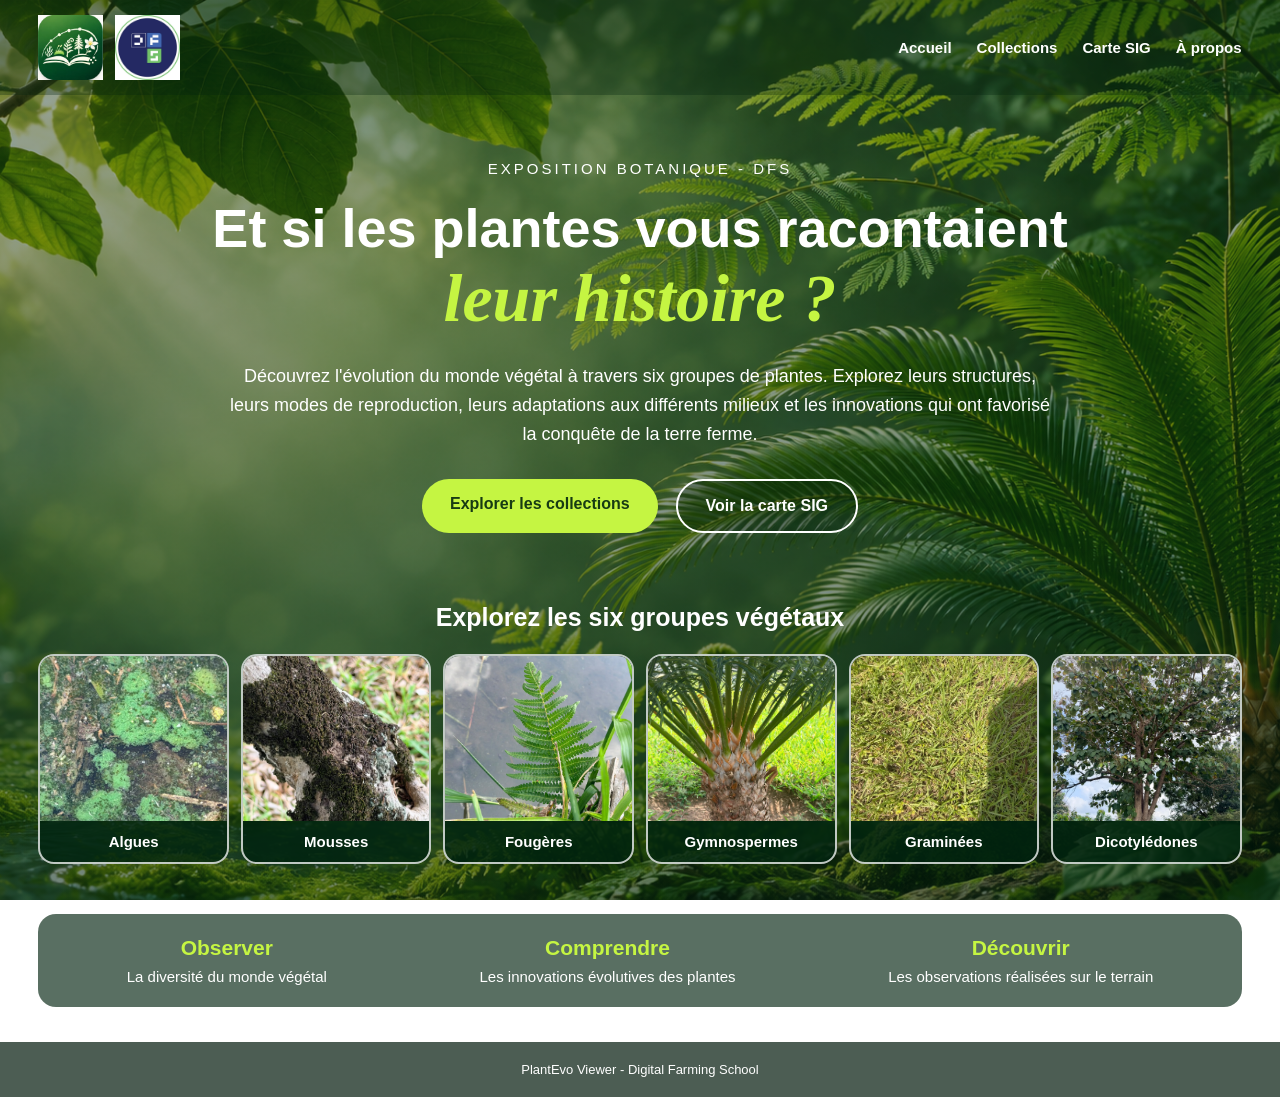
<file: index.html>
<!DOCTYPE html>
<html lang="fr">
<head>
    <meta charset="UTF-8">
    <meta name="viewport" content="width=device-width, initial-scale=1.0">
    <title>PlantEvo Viewer - Accueil</title>
    <link rel="stylesheet" href="css/style.css">
</head>
<body>
   <!-- En-tête -->
    <header>
        <div class="logos">
            <img src="images/logos/logo-plantevo.jpeg" alt="Logo PlantEvo Viewer">
            <img src="images/logos/logo-dfs.jpeg" alt="Logo DFS">
        </div>
        <nav>
            <a href="index.html">Accueil</a>
            <a href="collections.html">Collections</a>
            <a href="carte-sig.html">Carte SIG</a>
            <a href="a-propos.html">À propos</a>
        </nav>
    </header>
    <main>
        <!-- Présentation du projet -->
        <section class="accueil">
            <p class="surtitre">EXPOSITION BOTANIQUE - DFS</p>
            <h1>Et si les plantes vous racontaient <span>leur histoire ?</span></h1>
            <p class="description">Découvrez l'évolution du monde végétal à travers six groupes de plantes. Explorez leurs structures, leurs modes de reproduction, leurs adaptations aux différents milieux et les innovations qui ont favorisé la conquête de la terre ferme.</p>
            <div class="boutons">
                <a href="collections.html" class="bouton-vert">Explorer les collections</a>
                <a href="carte-sig.html" class="bouton-contour">Voir la carte SIG</a>
            </div>
        </section>
        <!-- Les six groupes végétaux -->
        <section class="collections">
            <h2>Explorez les six groupes végétaux</h2>
            <div class="grille">
                <a href="algues.html" class="carte">
                    <img src="images/terrain/algues.jpeg" alt="Algues">
                    <h3>Algues</h3>
                </a>
                <a href="mousses.html" class="carte">
                    <img src="images/terrain/mousses.jpeg" alt="Mousses">
                    <h3>Mousses</h3>
                </a>
                <a href="fougeres.html" class="carte">
                    <img src="images/terrain/fougeres.jpeg" alt="Fougères">
                    <h3>Fougères</h3>
                </a>
                <a href="gymnospermes.html" class="carte">
                    <img src="images/terrain/gymnospermes.jpeg" alt="Gymnospermes">
                    <h3>Gymnospermes</h3>
                </a>
                <a href="graminees.html" class="carte">
                    <img src="images/terrain/graminees.jpeg" alt="Graminées">
                    <h3>Graminées</h3>
                </a>
                <a href="dicotyledones.html" class="carte">
                    <img src="images/terrain/dicotyledones.jpeg" alt="Dicotylédones">
                    <h3>Dicotylédones</h3>
                </a>
            </div>
        </section>
        <!-- Objectifs pédagogiques -->
        <section class="objectifs">
            <div>
                <h3>Observer</h3>
                <p>La diversité du monde végétal</p>
            </div>
            <div>
                <h3>Comprendre</h3>
                <p>Les innovations évolutives des plantes</p>
            </div>
            <div>
                <h3>Découvrir</h3>
                <p>Les observations réalisées sur le terrain</p>
            </div>
        </section>
    </main>
    <footer>
        <p>PlantEvo Viewer - Digital Farming School</p>
    </footer> 
</body>
</html>
</file>
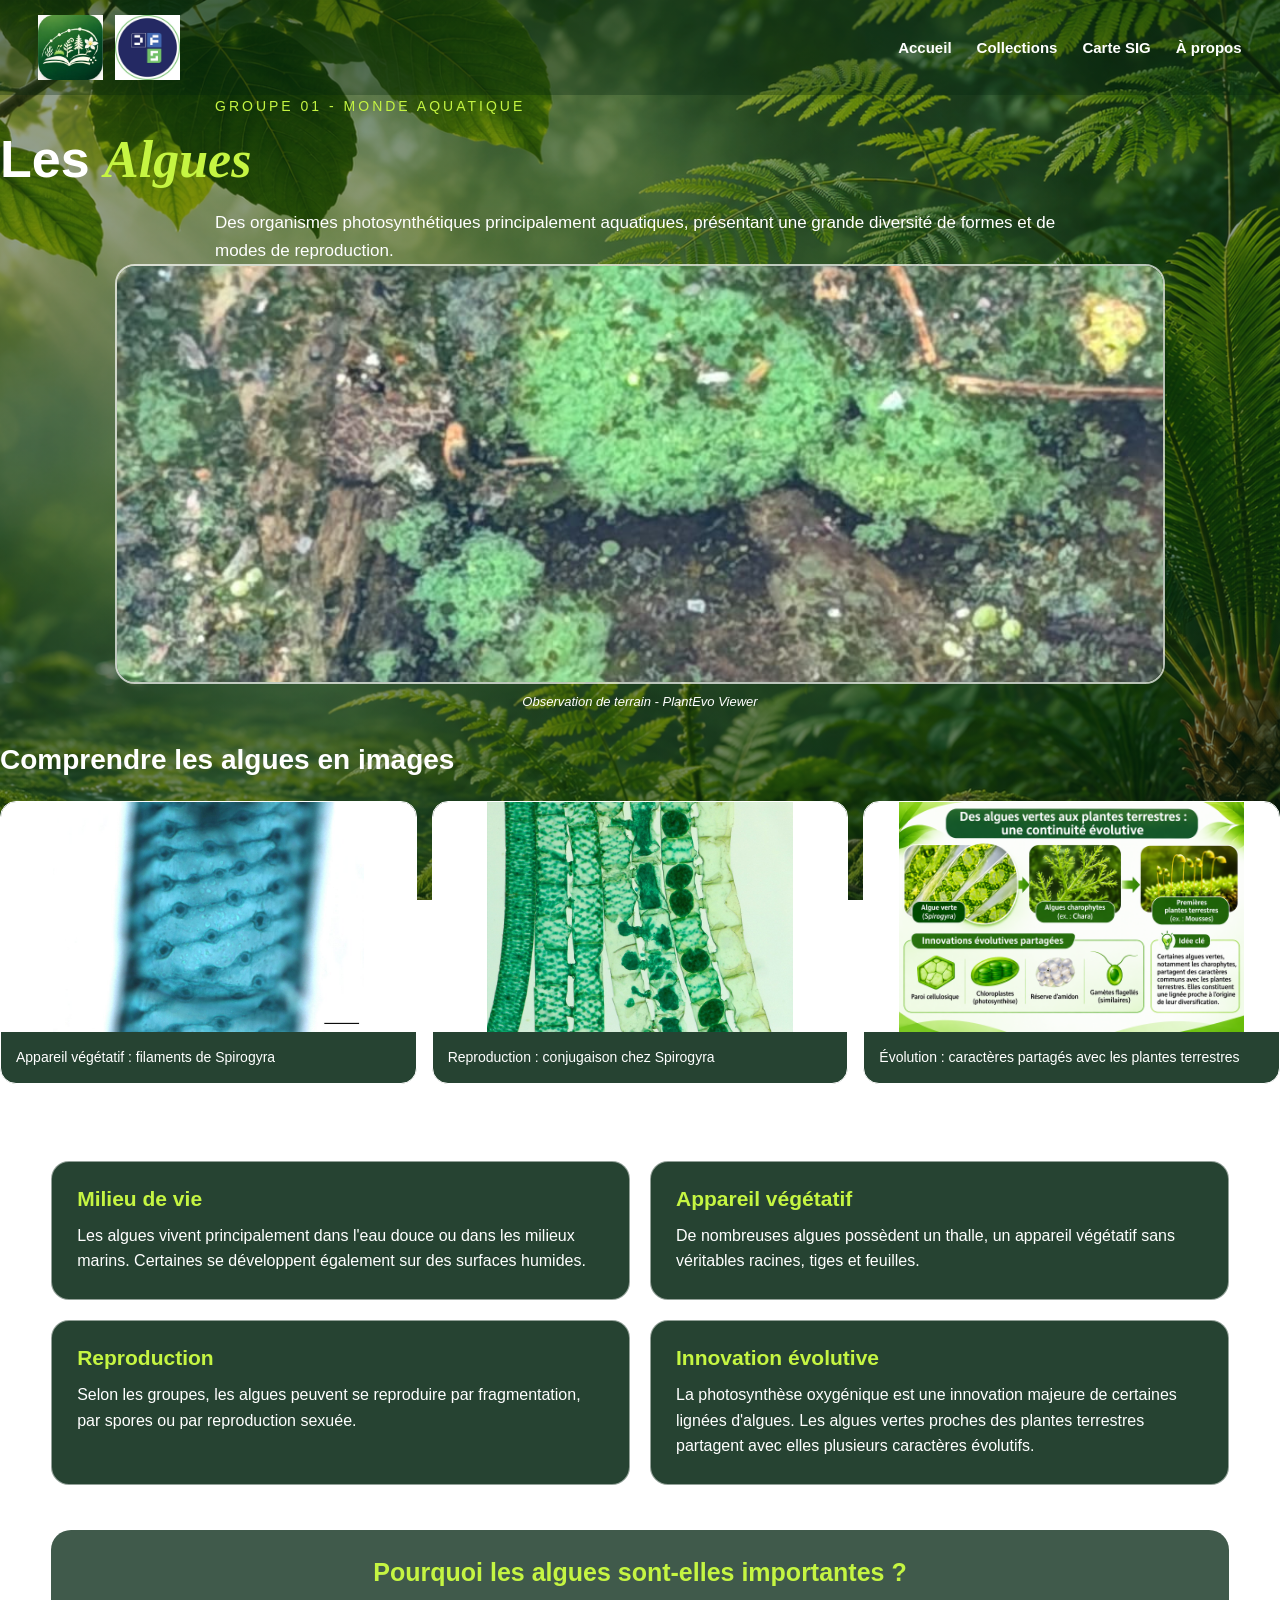
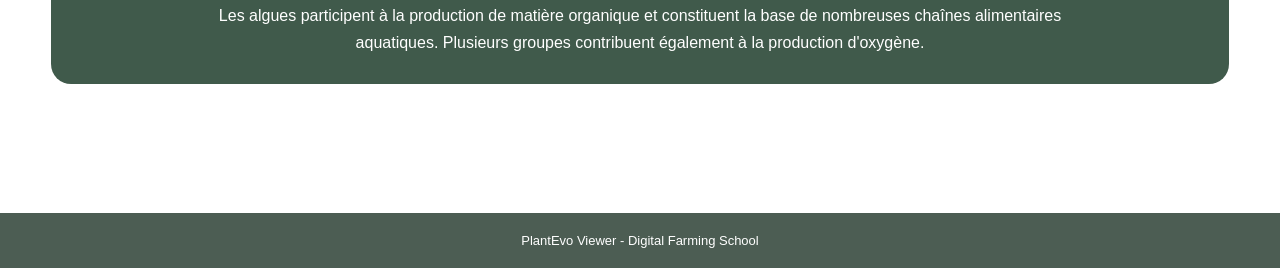
<file: algues.html>
<!DOCTYPE html>
<html lang="fr">
<head>
    <meta charset="UTF-8">
    <meta name="viewport" content="width=device-width, initial-scale=1.0">
    <title>Les Algues - PlantEvo Viewer</title>
    <link rel="stylesheet" href="css/style.css">
</head>
<body>
  <!-- En-tête -->
    <header>
        <div class="logos">
            <img src="images/logos/logo-plantevo.jpeg" alt="Logo PlantEvo Viewer">
            <img src="images/logos/logo-dfs.jpeg" alt="Logo Digital Farming School">
        </div>
        <nav>
            <a href="index.html">Accueil</a>
            <a href="collections.html">Collections</a>
            <a href="carte-sig.html">Carte SIG</a>
            <a href="a-propos.html">À propos</a>
        </nav>
    </header>
    <main>
        <!-- Introduction -->
        <section class="intro-plante">
            <p class="surtitre">GROUPE 01 - MONDE AQUATIQUE</p>
            <h1>Les <span>Algues</span></h1>
            <p>Des organismes photosynthétiques principalement aquatiques, présentant une grande diversité de formes et de modes de reproduction.</p>
        </section>
        <!-- Photographie principale -->
        <section class="photo-principale">
            <img src="images/terrain/algues.jpeg" alt="Algues observées sur le terrain">
            <p>Observation de terrain - PlantEvo Viewer</p>
        </section>
        <!-- Illustrations scientifiques -->
<section class="illustrations-algues">
    <h2>Comprendre les algues en images</h2>
    <div class="grille-illustrations">
        <figure>
            <img src="images/illustrations/algues-appareil-vegetatif.jpg" alt="Appareil végétatif de Spirogyra">
            <figcaption>Appareil végétatif : filaments de Spirogyra</figcaption>
        </figure>
        <figure>
            <img src="images/illustrations/algues-reproduction.jpg" alt="Reproduction sexuée de Spirogyra">
            <figcaption>Reproduction : conjugaison chez Spirogyra</figcaption>
        </figure>
        <figure>
            <img src="images/illustrations/algues-evolution.png" alt="Relations évolutives entre les algues vertes et les plantes terrestres">
            <figcaption>Évolution : caractères partagés avec les plantes terrestres</figcaption>
        </figure>
    </div>
</section>
        <!-- Caractéristiques -->
        <section class="details-plante">
            <h2>À la découverte des algues</h2>
            <div class="grille-details">
                <article class="bloc-detail">
                    <h3>Milieu de vie</h3>
                    <p>Les algues vivent principalement dans l'eau douce ou dans les milieux marins. Certaines se développent également sur des surfaces humides.</p>
                </article>
                <article class="bloc-detail">
                    <h3>Appareil végétatif</h3>
                    <p>De nombreuses algues possèdent un thalle, un appareil végétatif sans véritables racines, tiges et feuilles.</p>
                </article>
                <article class="bloc-detail">
                    <h3>Reproduction</h3>
                    <p>Selon les groupes, les algues peuvent se reproduire par fragmentation, par spores ou par reproduction sexuée.</p>
                </article>
                <article class="bloc-detail">
                    <h3>Innovation évolutive</h3>
                    <p>La photosynthèse oxygénique est une innovation majeure de certaines lignées d'algues. Les algues vertes proches des plantes terrestres partagent avec elles plusieurs caractères évolutifs.</p>
                </article>
            </div>
        </section>
        <!-- Importance écologique -->
        <section class="importance-plante">
            <h2>Pourquoi les algues sont-elles importantes ?</h2>
            <p>Les algues participent à la production de matière organique et constituent la base de nombreuses chaînes alimentaires aquatiques. Plusieurs groupes contribuent également à la production d'oxygène.</p>
        </section>
        <!-- Navigation -->
        <div class="navigation-plante">
            <a href="collections.html">← Retour aux collections</a>
            <a href="mousses.html">Groupe suivant : Mousses →</a>
        </div>
    </main>
    <footer>
        <p>PlantEvo Viewer - Digital Farming School</p>
    </footer>
  
</body>
</html>
</file>
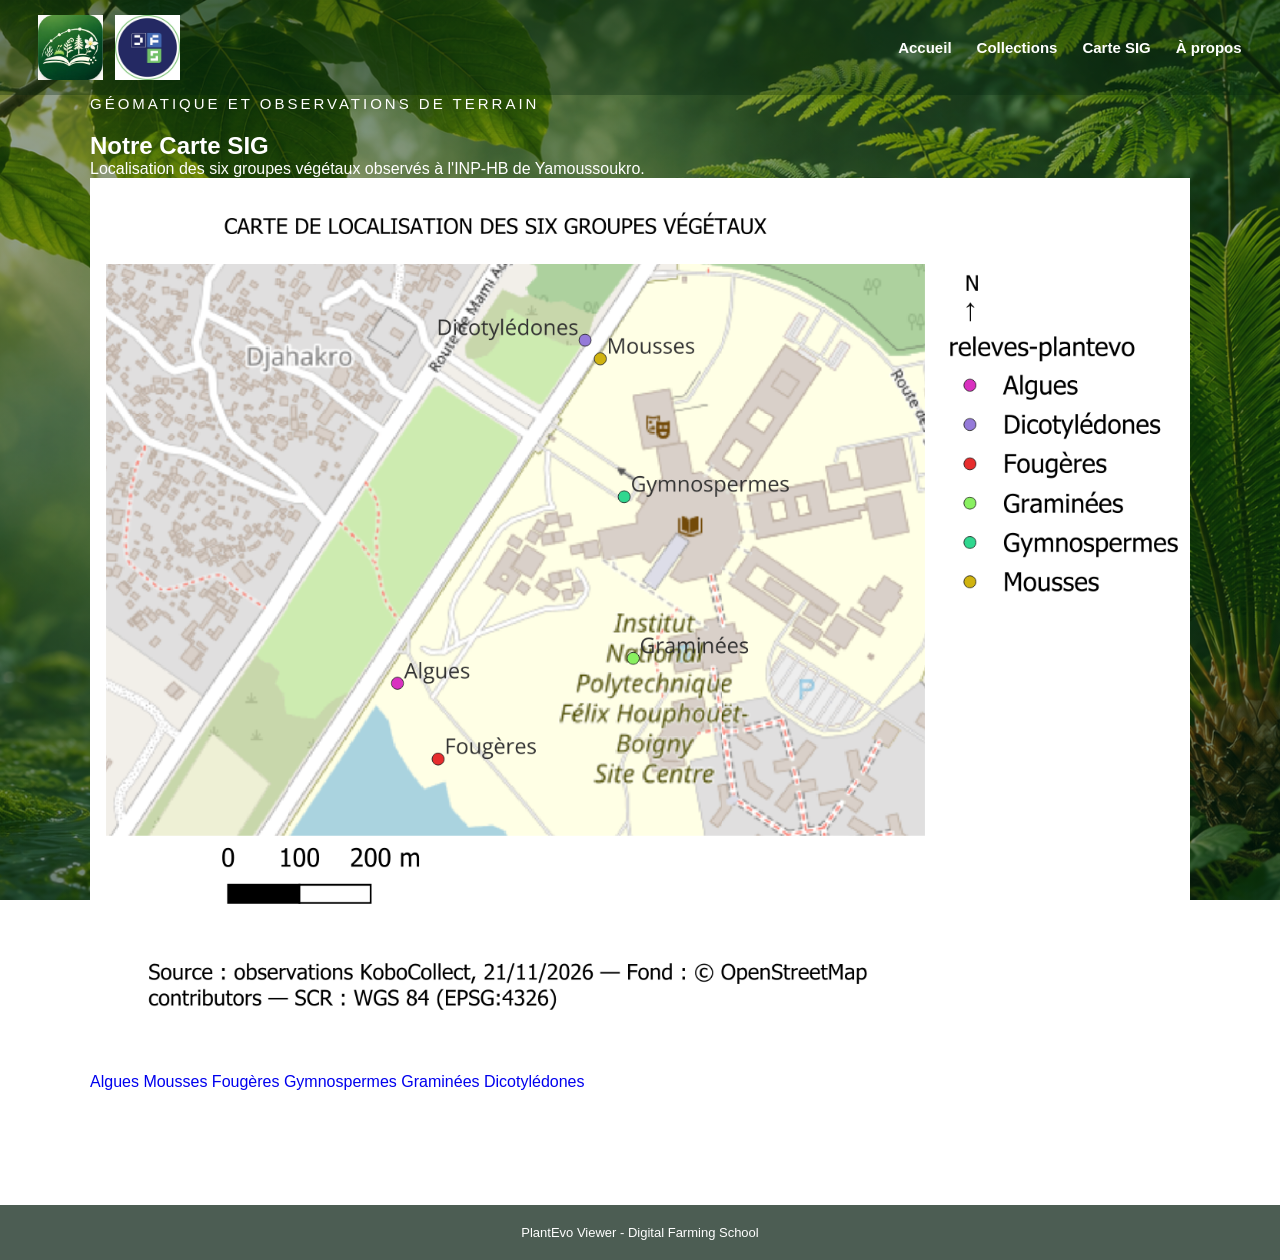
<file: carte-sig.html>
<!DOCTYPE html>
<html lang="fr">
<head>
<meta charset="UTF-8">
<meta name="viewport" content="width=device-width, initial-scale=1.0">
<title>Carte SIG - PlantEvo Viewer</title>
<link rel="stylesheet" href="css/style.css">
</head>
<body>
<header>
<div class="logos">
<img src="images/logos/logo-plantevo.jpeg" alt="Logo PlantEvo">
<img src="images/logos/logo-dfs.jpeg" alt="Logo DFS">
</div>
<nav>
<a href="index.html">Accueil</a>
<a href="collections.html">Collections</a>
<a href="carte-sig.html">Carte SIG</a>
<a href="a-propos.html">À propos</a>
</nav>
</header>
<main>
<section class="page-sig">
<p class="surtitre">GÉOMATIQUE ET OBSERVATIONS DE TERRAIN</p>
<h1>Notre <span>Carte SIG</span></h1>
<p>Localisation des six groupes végétaux observés à l'INP-HB de Yamoussoukro.</p>
<figure class="carte-sig">
<img src="images/Carte-PlantEvo.png" alt="Carte des six groupes végétaux">
<figcaption>Source : observations KoboCollect, 21/11/2026. Cartographie : QGIS. Fond : © OpenStreetMap contributors.</figcaption>
</figure>
<h2>Explorer les groupes végétaux</h2>
<div class="liens-sig">
<a href="algues.html">Algues</a>
<a href="mousses.html">Mousses</a>
<a href="fougeres.html">Fougères</a>
<a href="gymnospermes.html">Gymnospermes</a>
<a href="graminees.html">Graminées</a>
<a href="dicotyledones.html">Dicotylédones</a>
</div>
<div class="navigation-plante">
<a href="index.html">← Retour à l'accueil</a>
<a href="collections.html">Voir les collections →</a>
</div>
</section>
</main>
<footer>
<p>PlantEvo Viewer - Digital Farming School</p>
</footer>
</body>
</html>
</file>
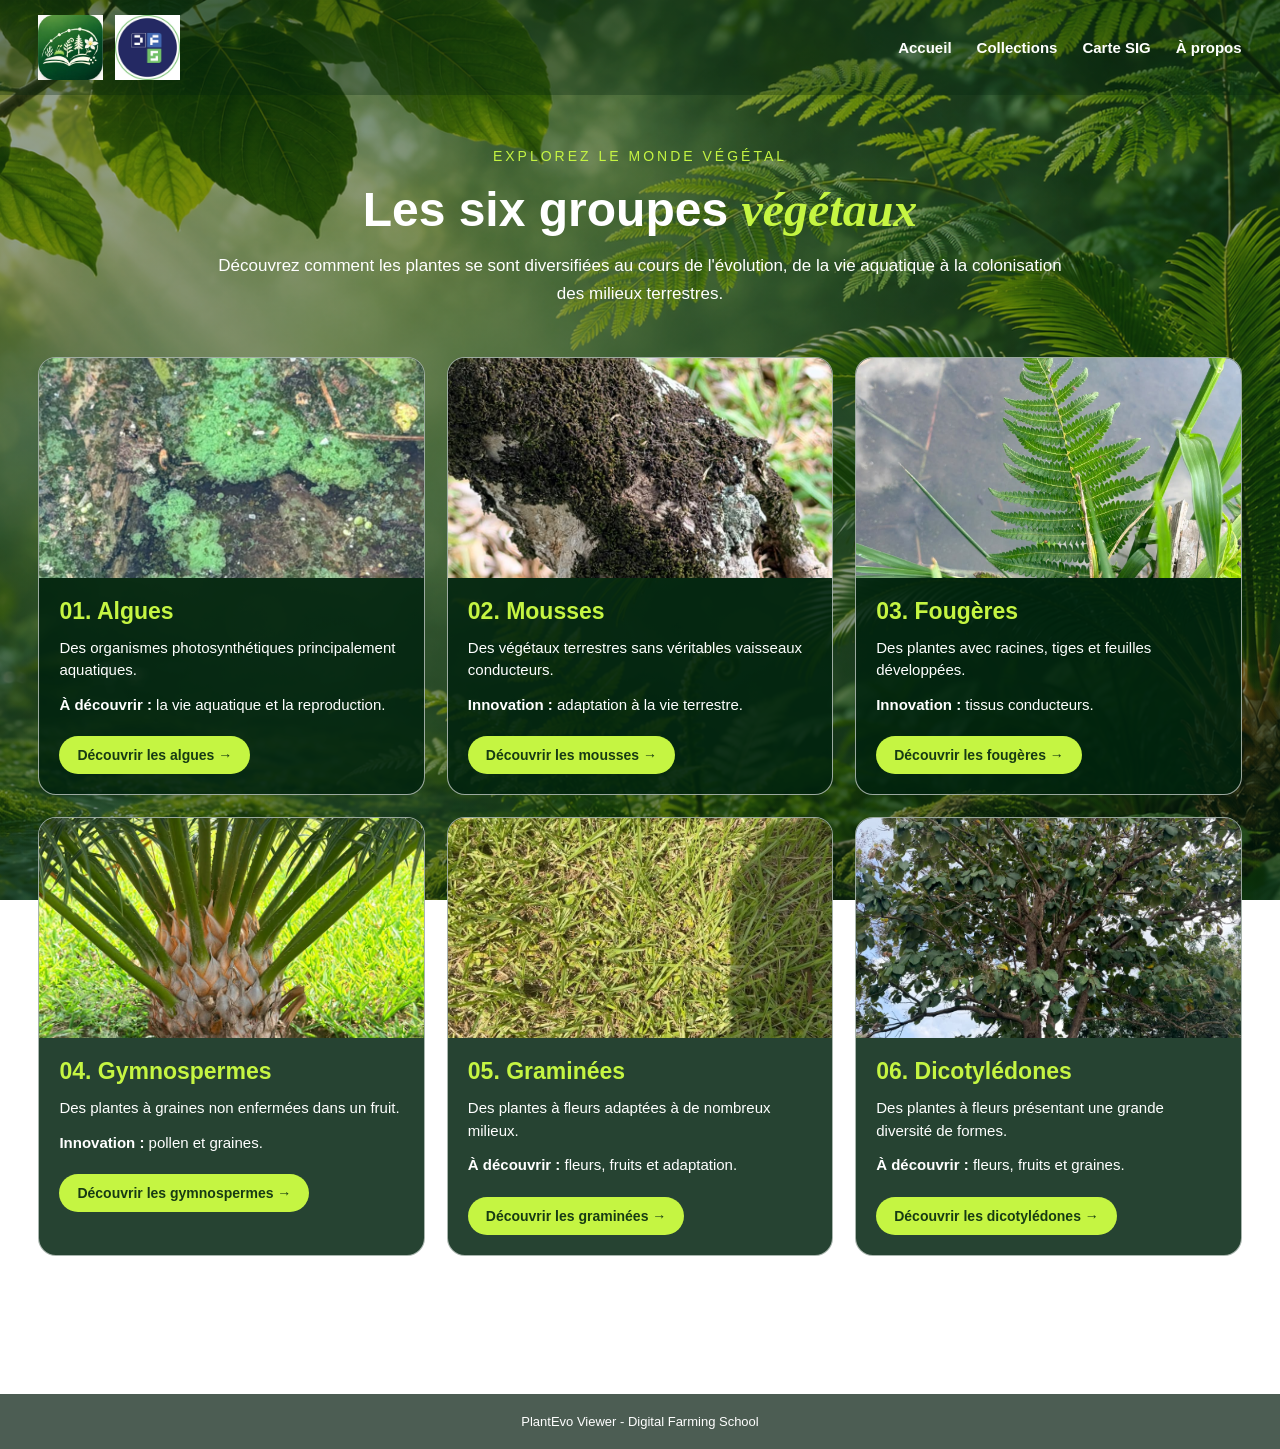
<file: collections.html>
<!DOCTYPE html>
<html lang="fr">
<head>
    <meta charset="UTF-8">
    <meta name="viewport" content="width=device-width, initial-scale=1.0">
    <title>Collections - PlantEvo Viewer</title>
    <link rel="stylesheet" href="css/style.css">
</head>
<body>
    <!-- En-tête et navigation -->
    <header>
        <div class="logos">
            <img src="images/logos/logo-plantevo.jpeg" alt="Logo PlantEvo Viewer">
            <img src="images/logos/logo-dfs.jpeg" alt="Logo Digital Farming School">
        </div>
        <nav>
            <a href="index.html">Accueil</a>
            <a href="collections.html">Collections</a>
            <a href="carte-sig.html">Carte SIG</a>
            <a href="a-propos.html">À propos</a>
        </nav>
    </header>
    <main>
        <!-- Introduction des collections -->
        <section class="intro-collections">
            <p class="surtitre">EXPLOREZ LE MONDE VÉGÉTAL</p>
            <h1>Les six groupes <span>végétaux</span></h1>
            <p>Découvrez comment les plantes se sont diversifiées au cours de l'évolution, de la vie aquatique à la colonisation des milieux terrestres.</p>
        </section>
        <!-- Les six collections -->
        <section class="liste-collections">
            <div class="grille-collections">
                <article class="fiche-collection">
                    <img src="images/terrain/algues.jpeg" alt="Photographie d'algues">
                    <div class="contenu-fiche">
                        <h2>01. Algues</h2>
                        <p>Des organismes photosynthétiques principalement aquatiques.</p>
                        <p><strong>À découvrir :</strong> la vie aquatique et la reproduction.</p>
                        <a href="algues.html">Découvrir les algues →</a>
                    </div>
                </article>
                <article class="fiche-collection">
                    <img src="images/terrain/mousses.jpeg" alt="Photographie de mousses">
                    <div class="contenu-fiche">
                        <h2>02. Mousses</h2>
                        <p>Des végétaux terrestres sans véritables vaisseaux conducteurs.</p>
                        <p><strong>Innovation :</strong> adaptation à la vie terrestre.</p>
                        <a href="mousses.html">Découvrir les mousses →</a>
                    </div>
                </article>
                <article class="fiche-collection">
                    <img src="images/terrain/fougeres.jpeg" alt="Photographie de fougères">
                    <div class="contenu-fiche">
                        <h2>03. Fougères</h2>
                        <p>Des plantes avec racines, tiges et feuilles développées.</p>
                        <p><strong>Innovation :</strong> tissus conducteurs.</p>
                        <a href="fougeres.html">Découvrir les fougères →</a>
                    </div>
                </article>
                <article class="fiche-collection">
                    <img src="images/terrain/gymnospermes.jpeg" alt="Photographie de Cycas">
                    <div class="contenu-fiche">
                        <h2>04. Gymnospermes</h2>
                        <p>Des plantes à graines non enfermées dans un fruit.</p>
                        <p><strong>Innovation :</strong> pollen et graines.</p>
                        <a href="gymnospermes.html">Découvrir les gymnospermes →</a>
                    </div>
                </article>
                <article class="fiche-collection">
                    <img src="images/terrain/graminees.jpeg" alt="Photographie de graminées">
                    <div class="contenu-fiche">
                        <h2>05. Graminées</h2>
                        <p>Des plantes à fleurs adaptées à de nombreux milieux.</p>
                        <p><strong>À découvrir :</strong> fleurs, fruits et adaptation.</p>
                        <a href="graminees.html">Découvrir les graminées →</a>
                    </div>
                </article>
                <article class="fiche-collection">
                    <img src="images/terrain/dicotyledones.jpeg" alt="Photographie de dicotylédones">
                    <div class="contenu-fiche">
                        <h2>06. Dicotylédones</h2>
                        <p>Des plantes à fleurs présentant une grande diversité de formes.</p>
                        <p><strong>À découvrir :</strong> fleurs, fruits et graines.</p>
                        <a href="dicotyledones.html">Découvrir les dicotylédones →</a>
                    </div>
                </article>
            </div>
        </section>
        <!-- Retour à l'accueil -->
        <div class="retour">
            <a href="index.html">← Retour à l'accueil</a>
        </div>
    </main>
    <footer>
        <p>PlantEvo Viewer - Digital Farming School</p>
    </footer>
</body>
</html>
</file>
<file: css/style.css>
/* Réglages généraux */
* {
    margin: 0;
    padding: 0;
    box-sizing: border-box;
}
body {
    font-family: Arial, sans-serif;
    color: white;
    background-image: linear-gradient(rgba(0, 35, 15, 0.40), rgba(0, 35, 15, 0.55)), url("../images/fond-accueil.jpeg");
    background-size: cover;
    background-position: center;
    background-attachment: fixed;
    min-height: 100vh;
}
a {
    text-decoration: none;
}
/* En-tête et logos */
header {
    display: flex;
    justify-content: space-between;
    align-items: center;
    gap: 20px;
    padding: 15px 3%;
    background-color: rgba(0, 35, 15, 0.30);
}
.logos {
    display: flex;
    align-items: center;
    gap: 12px;
}
.logos img {
    width: 65px;
    height: 65px;
    object-fit: contain;
}
nav {
    display: flex;
    align-items: center;
    flex-wrap: wrap;
    gap: 25px;
}
nav a {
    color: white;
    font-size: 15px;
    font-weight: bold;
}
nav a:hover {
    color: #c5f542;
}
/* Présentation */
.accueil {
    text-align: center;
    padding: 65px 20px 45px;
}
.surtitre {
    font-size: 15px;
    letter-spacing: 3px;
    margin-bottom: 20px;
}
.accueil h1 {
    font-size: 54px;
    line-height: 1.15;
    max-width: 1050px;
    margin: 0 auto 25px;
}
.accueil h1 span {
    display: block;
    color: #c5f542;
    font-family: Georgia, serif;
    font-style: italic;
    font-size: 68px;
}
.description {
    max-width: 830px;
    margin: 0 auto;
    font-size: 18px;
    line-height: 1.6;
}
/* Boutons */
.boutons {
    display: flex;
    justify-content: center;
    flex-wrap: wrap;
    gap: 18px;
    margin-top: 30px;
}
.boutons a {
    padding: 16px 28px;
    border-radius: 30px;
    font-size: 16px;
    font-weight: bold;
}
.bouton-vert {
    background-color: #c5f542;
    color: #173b13;
}
.bouton-contour {
    border: 2px solid white;
    color: white;
    background-color: rgba(0, 30, 10, 0.30);
}
.boutons a:hover {
    background-color: white;
    color: #173b13;
}
/* Six groupes végétaux */
.collections {
    padding: 25px 3% 35px;
    text-align: center;
}
.collections h2 {
    font-size: 25px;
    margin-bottom: 22px;
}
.grille {
    display: grid;
    grid-template-columns: repeat(6, minmax(0, 1fr));
    gap: 12px;
}
.carte {
    display: block;
    overflow: hidden;
    border: 2px solid rgba(255, 255, 255, 0.75);
    border-radius: 16px;
    color: white;
    background-color: rgba(0, 35, 15, 0.80);
}
.carte img {
    display: block;
    width: 100%;
    height: 165px;
    object-fit: cover;
}
.carte h3 {
    font-size: 15px;
    padding: 12px 5px;
}
.carte:hover {
    border-color: #c5f542;
}
/* Objectifs pédagogiques */
.objectifs {
    display: flex;
    justify-content: space-around;
    flex-wrap: wrap;
    gap: 20px;
    margin: 15px 3% 35px;
    padding: 22px;
    text-align: center;
    background-color: rgba(0, 35, 15, 0.65);
    border-radius: 18px;
}
.objectifs h3 {
    color: #c5f542;
    font-size: 21px;
    margin-bottom: 8px;
}
.objectifs p {
    font-size: 15px;
}
/* Pied de page */
footer {
    text-align: center;
    padding: 20px;
    font-size: 13px;
    background-color: rgba(0, 25, 10, 0.70);
}
/* Tablettes */
@media (max-width: 1100px) {
    header {
        flex-direction: column;
    }
    nav {
        justify-content: center;
    }
    .grille {
        grid-template-columns: repeat(3, minmax(0, 1fr));
    }
}
/* Téléphones */
@media (max-width: 600px) {
    body {
        background-attachment: scroll;
    }
    header {
        padding: 15px;
    }
    .logos img {
        width: 55px;
        height: 55px;
    }
    nav {
        justify-content: center;
        gap: 12px;
    }
    nav a {
        font-size: 13px;
    }
    .accueil {
        padding: 45px 15px 30px;
    }
    .surtitre {
        font-size: 12px;
    }
    .accueil h1 {
        font-size: 32px;
    }
    .accueil h1 span {
        font-size: 42px;
    }
    .description {
        font-size: 15px;
    }
    .boutons a {
        font-size: 14px;
        padding: 14px 20px;
    }
    .collections h2 {
        font-size: 21px;
    }
    .grille {
        grid-template-columns: repeat(2, minmax(0, 1fr));
        gap: 10px;
    }
    .carte img {
        height: 125px;
    }
    .carte h3 {
        font-size: 13px;
    }
    .objectifs {
        flex-direction: column;
    }
}

/* PAGE COLLECTIONS */
.intro-collections {
    text-align: center;
    padding: 50px 20px 30px;
}
.intro-collections h1 {
    font-size: 48px;
    margin: 15px 0;
}
.intro-collections h1 span {
    color: #c5f542;
    font-family: Georgia, serif;
    font-style: italic;
}
.intro-collections p {
    max-width: 850px;
    margin: 0 auto;
    font-size: 17px;
    line-height: 1.6;
}
.intro-collections .surtitre {
    font-size: 14px;
    letter-spacing: 3px;
    color: #c5f542;
}
/* Grille des six collections */
.liste-collections {
    padding: 20px 3% 40px;
}
.grille-collections {
    display: grid;
    grid-template-columns: repeat(3, minmax(0, 1fr));
    gap: 22px;
}
/* Cartes végétales */
.fiche-collection {
    overflow: hidden;
    border: 1px solid rgba(255, 255, 255, 0.6);
    border-radius: 18px;
    background-color: rgba(0, 35, 15, 0.85);
}
.fiche-collection img {
    display: block;
    width: 100%;
    height: 220px;
    object-fit: cover;
}
.contenu-fiche {
    padding: 20px;
}
.contenu-fiche h2 {
    color: #c5f542;
    font-size: 23px;
    margin-bottom: 12px;
}
.contenu-fiche p {
    font-size: 15px;
    line-height: 1.5;
    margin-bottom: 12px;
}
.contenu-fiche a {
    display: inline-block;
    margin-top: 8px;
    padding: 11px 18px;
    border-radius: 25px;
    background-color: #c5f542;
    color: #173b13;
    font-size: 14px;
    font-weight: bold;
}
.contenu-fiche a:hover {
    background-color: white;
}
/* Bouton de retour */
.retour {
    text-align: center;
    margin: 10px 0 40px;
}
.retour a {
    display: inline-block;
    padding: 13px 25px;
    border: 2px solid white;
    border-radius: 30px;
    color: white;
    font-weight: bold;
}
.retour a:hover {
    background-color: #c5f542;
    border-color: #c5f542;
    color: #173b13;
}
/* Version tablette */
@media (max-width: 900px) {
    .grille-collections {
        grid-template-columns: repeat(2, minmax(0, 1fr));
    }
}
/* Version téléphone */
@media (max-width: 600px) {
    .intro-collections {
        padding: 35px 15px 20px;
    }
    .intro-collections h1 {
        font-size: 32px;
    }
    .intro-collections p {
        font-size: 15px;
    }
    .grille-collections {
        grid-template-columns: 1fr;
    }
    .fiche-collection img {
        height: 200px;
    }
    .contenu-fiche h2 {
        font-size: 21px;
    }
}

<!DOCTYPE html>
<html lang="fr">
<head>
    <meta charset="UTF-8">
    <meta name="viewport" content="width=device-width, initial-scale=1.0">
    <title>Les Algues - PlantEvo Viewer</title>
    <link rel="stylesheet" href="css/style.css">
</head>
<body>
    
/* PAGE ALGUES - FICHE BOTANIQUE */
.intro-plante {
    text-align: center;
    padding: 45px 20px 30px;
}
.intro-plante h1 {
    font-size: 52px;
    margin: 12px 0 20px;
}
.intro-plante h1 span {
    color: #c5f542;
    font-family: Georgia, serif;
    font-style: italic;
}
.intro-plante p {
    max-width: 850px;
    margin: 0 auto;
    font-size: 17px;
    line-height: 1.6;
}
.intro-plante .surtitre {
    font-size: 14px;
    letter-spacing: 3px;
    color: #c5f542;
}
/* Photographie principale */
.photo-principale {
    width: 90%;
    max-width: 1050px;
    margin: 0 auto 35px;
    text-align: center;
}
.photo-principale img {
    display: block;
    width: 100%;
    height: 420px;
    object-fit: cover;
    border-radius: 20px;
    border: 2px solid rgba(255, 255, 255, 0.7);
}
.photo-principale p {
    margin-top: 10px;
    font-size: 13px;
    font-style: italic;
}
/* Caractéristiques botaniques */
.details-plante {
    padding: 20px 4% 35px;
}
.details-plante h2 {
    text-align: center;
    font-size: 28px;
    margin-bottom: 25px;
}
.grille-details {
    display: grid;
    grid-template-columns: repeat(2, minmax(0, 1fr));
    gap: 20px;
}
.bloc-detail {
    padding: 25px;
    border-radius: 18px;
    border: 1px solid rgba(255, 255, 255, 0.5);
    background-color: rgba(0, 35, 15, 0.85);
}
.bloc-detail h3 {
    color: #c5f542;
    font-size: 21px;
    margin-bottom: 12px;
}
.bloc-detail p {
    font-size: 16px;
    line-height: 1.6;
}
/* Importance écologique */
.importance-plante {
    margin: 10px 4% 35px;
    padding: 28px;
    border-radius: 20px;
    background-color: rgba(0, 35, 15, 0.75);
    text-align: center;
}
.importance-plante h2 {
    color: #c5f542;
    font-size: 25px;
    margin-bottom: 15px;
}
.importance-plante p {
    max-width: 850px;
    margin: 0 auto;
    font-size: 16px;
    line-height: 1.7;
}
/* Navigation entre groupes */
.navigation-plante {
    display: flex;
    justify-content: center;
    flex-wrap: wrap;
    gap: 20px;
    margin: 20px 0 45px;
}
.navigation-plante a {
    display: inline-block;
    padding: 14px 24px;
    border: 2px solid white;
    border-radius: 30px;
    color: white;
    font-size: 15px;
    font-weight: bold;
}
.navigation-plante a:hover {
    background-color: #c5f542;
    border-color: #c5f542;
    color: #173b13;
}
/* Adaptation aux téléphones */
@media (max-width: 600px) {
    .intro-plante {
        padding: 35px 15px 20px;
    }
    .intro-plante h1 {
        font-size: 34px;
    }
    .intro-plante p {
        font-size: 15px;
    }
    .photo-principale {
        width: 94%;
    }
    .photo-principale img {
        height: 240px;
    }
    .details-plante h2 {
        font-size: 24px;
    }
    .grille-details {
        grid-template-columns: 1fr;
    }
    .bloc-detail {
        padding: 18px;
    }
    .importance-plante {
        padding: 20px;
    }
}

</body>
</html>


/* Illustrations scientifiques des algues */
.illustrations-algues {
    padding: 25px 3%;
    text-align: center;
}
.illustrations-algues h2 {
    font-size: 28px;
    margin-bottom: 25px;
}
.grille-illustrations {
    display: grid;
    grid-template-columns: repeat(3, minmax(0, 1fr));
    gap: 15px;
}
.grille-illustrations figure {
    overflow: hidden;
    border-radius: 16px;
    border: 1px solid white;
    background-color: rgba(0, 35, 15, 0.85);
}
.grille-illustrations img {
    display: block;
    width: 100%;
    height: 230px;
    object-fit: contain;
    background-color: white;
}
.grille-illustrations figcaption {
    padding: 15px;
    font-size: 14px;
    line-height: 1.5;
}
@media (max-width: 900px) {
    .grille-illustrations {
        grid-template-columns: repeat(2, minmax(0, 1fr));
    }
}
@media (max-width: 600px) {
    .grille-illustrations {
        grid-template-columns: 1fr;
    }
    .grille-illustrations img {
        height: 250px;
    }
}


/* Correction de l'affichage de la carte SIG */
.page-sig {
    width: 100%;
    max-width: 1100px;
    margin: 0 auto;
    box-sizing: border-box;
}
.carte-sig {
    width: 100%;
    max-width: 100%;
    box-sizing: border-box;
    overflow: hidden;
}
.carte-sig img {
    display: block;
    width: 100%;
    max-width: 100%;
    height: auto;
    object-fit: contain;
}
</file>
